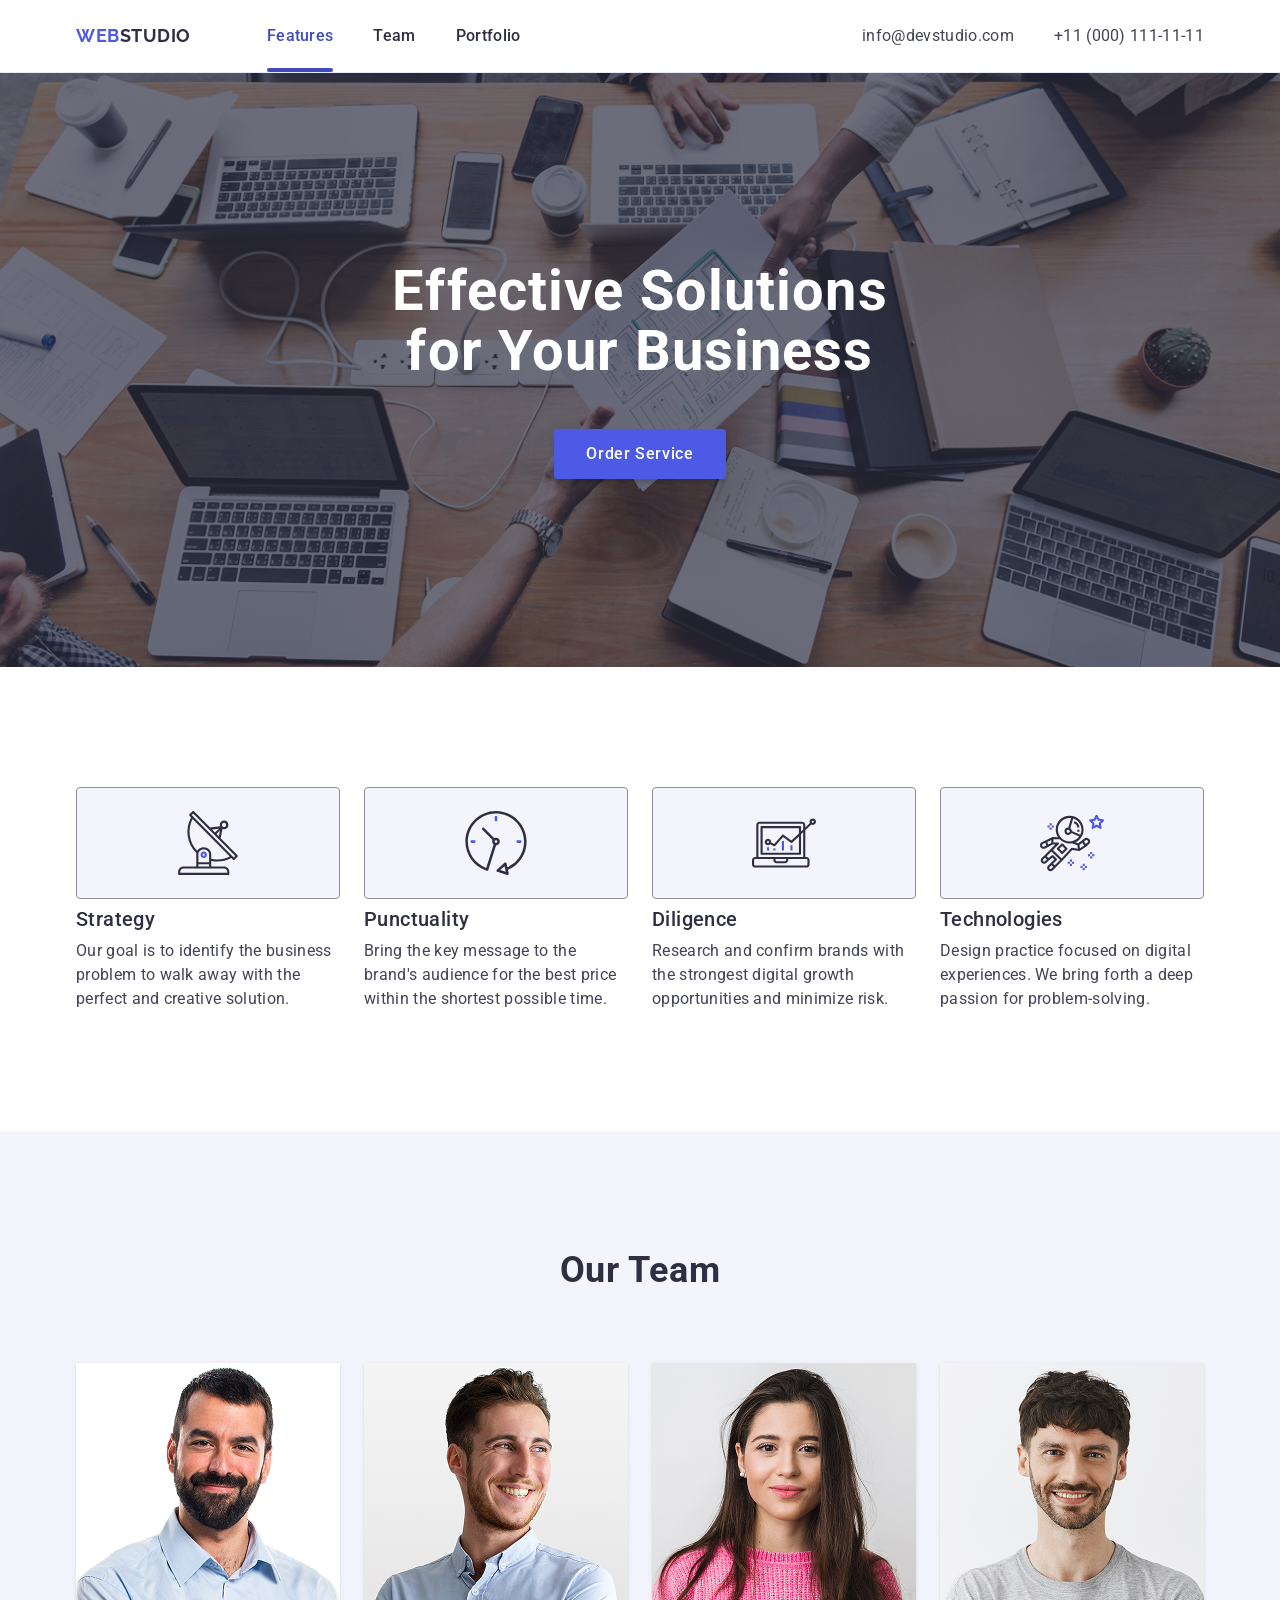
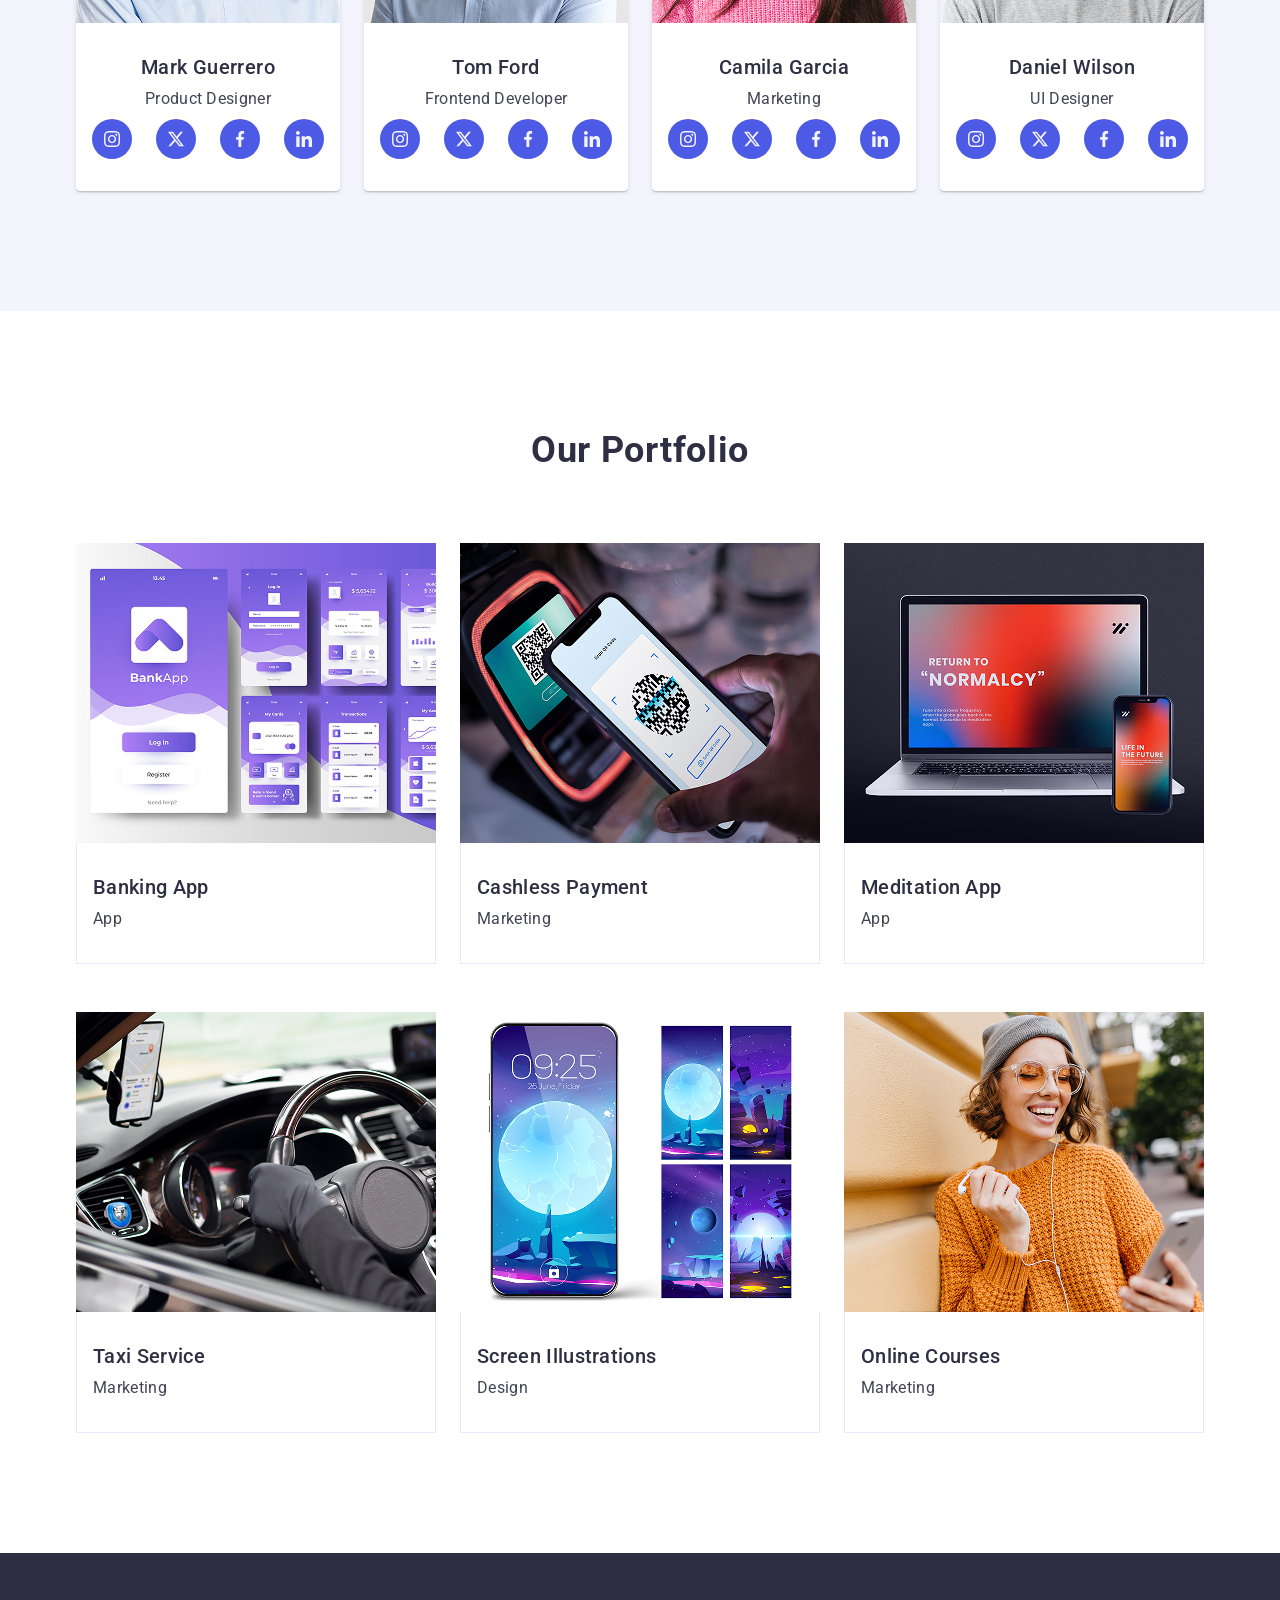
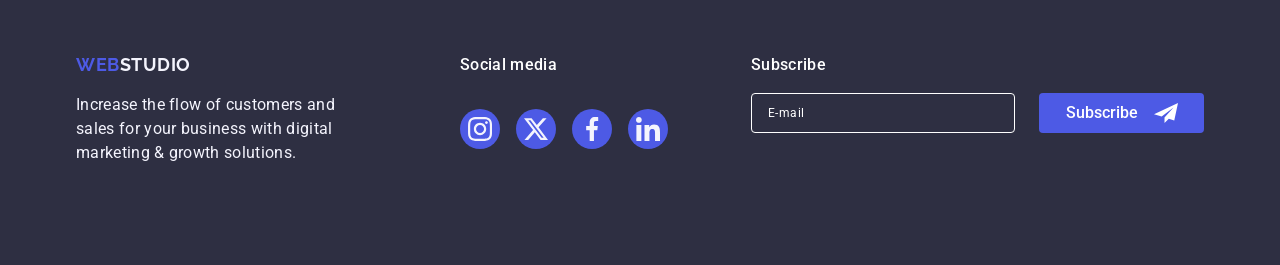
<file: index.html>
<!doctype html>
<html lang="en">
  <head>
    <meta charset="UTF-8" />
    <meta name="viewport" content="width=device-width, initial-scale=1.0" />
    <title>WebStudio</title>
    <!-- Normalize styles -->
    <link
      rel="stylesheet"
      href="https://cdnjs.cloudflare.com/ajax/libs/modern-normalize/3.0.1/modern-normalize.min.css"
      integrity="sha512-q6WgHqiHlKyOqslT/lgBgodhd03Wp4BEqKeW6nNtlOY4quzyG3VoQKFrieaCeSnuVseNKRGpGeDU3qPmabCANg=="
      crossorigin="anonymous"
      referrerpolicy="no-referrer"
    />
    <!-- Fonts -->
    <link rel="preconnect" href="https://fonts.googleapis.com" />
    <link rel="preconnect" href="https://fonts.gstatic.com" crossorigin />
    <link
      href="https://fonts.googleapis.com/css2?family=Raleway:ital,wght@0,100..900;1,100..900&family=Roboto:ital,wght@0,100..900;1,100..900&display=swap"
      rel="stylesheet"
    />
    <!-- Custom styles -->
    <link rel="stylesheet" href="./css/main.css" />
  </head>
  <body>
    <header class="header" id="header">
      <div class="container header-container">
        <a class="logo" href="./index.html"
          ><span class="accent">Web</span>Studio</a
        >
        <nav class="main-nav">
          <ul class="main-nav-list">
            <li class="main-nav-item">
              <a class="main-nav-link current" href="#features">Features</a>
            </li>
            <li class="main-nav-item">
              <a class="main-nav-link" href="#team">Team</a>
            </li>
            <li class="main-nav-item">
              <a class="main-nav-link" href="#portfolio">Portfolio</a>
            </li>
          </ul>
        </nav>
        <address class="contacts">
          <ul class="contacts-list">
            <li class="contacts-item">
              <a class="contacts-link" href="mailto:info@devstudio.com"
                >info@devstudio.com</a
              >
            </li>
            <li class="contacts-item">
              <a class="contacts-link" href="tel:+110001111111"
                >+11 (000) 111-11-11</a
              >
            </li>
          </ul>
        </address>
        <button class="menu-open-btn" type="button" aria-label="Open menu">
          <svg class="menu-open-icon" width="24" height="24">
            <use href="./images/icons.svg#burger"></use>
          </svg>
        </button>
      </div>
    </header>
    <main>
      <section class="hero section" id="hero">
        <div class="container">
          <div class="hero-wrapper">
            <h1 class="hero-title">Effective Solutions for Your Business</h1>
            <button class="btn btn-filled" type="button">Order Service</button>
          </div>
        </div>
      </section>
      <section class="features section" id="features">
        <div class="container">
          <h2 class="sr-only">Our features</h2>
          <ul class="features-list">
            <li class="features-item">
              <div class="features-wrapper">
                <svg class="features-icon" width="64" height="64">
                  <use href="./images/icons.svg#antena"></use>
                </svg>
              </div>
              <h3 class="features-subtitle">Strategy</h3>
              <p class="features-desc">
                Our goal is to identify the business problem to walk away with
                the perfect and creative solution.
              </p>
            </li>
            <li class="features-item">
              <div class="features-wrapper">
                <svg class="features-icon" width="64" height="64">
                  <use href="./images/icons.svg#clock"></use>
                </svg>
              </div>
              <h3 class="features-subtitle">Punctuality</h3>
              <p class="features-desc">
                Bring the key message to the brand's audience for the best price
                within the shortest possible time.
              </p>
            </li>
            <li class="features-item">
              <div class="features-wrapper">
                <svg class="features-icon" width="64" height="64">
                  <use href="./images/icons.svg#diagram"></use>
                </svg>
              </div>
              <h3 class="features-subtitle">Diligence</h3>
              <p class="features-desc">
                Research and confirm brands with the strongest digital growth
                opportunities and minimize risk.
              </p>
            </li>
            <li class="features-item">
              <div class="features-wrapper">
                <svg class="features-icon" width="64" height="64">
                  <use href="./images/icons.svg#astronaut"></use>
                </svg>
              </div>
              <h3 class="features-subtitle">Technologies</h3>
              <p class="features-desc">
                Design practice focused on digital experiences. We bring forth a
                deep passion for problem-solving.
              </p>
            </li>
          </ul>
        </div>
      </section>
      <section class="team section" id="team">
        <div class="container">
          <h2 class="team-title section-title">Our Team</h2>
          <ul class="team-list">
            <li class="team-item">
              <img
                class="team-ill"
                src="./images/team-1.jpg"
                srcset="./images/team-1.jpg 1x, ./images/team-1@2x.jpg 2x"
                alt="Mark Guerrero"
                width="264"
              />
              <div class="team-content">
                <h3 class="team-name">Mark Guerrero</h3>
                <p class="team-caption">Product Designer</p>
                <ul class="socials-list">
                  <li class="socials-item">
                    <a
                      class="socials-link team-socials-link"
                      href="https://instagram.com"
                      target="_blank"
                      rel="noopener noreferrer"
                    >
                      <svg class="socials-icon" width="16" height="16">
                        <use href="./images/icons.svg#instagram"></use>
                      </svg>
                    </a>
                  </li>
                  <li class="socials-item">
                    <a
                      class="socials-link team-socials-link"
                      href="https://x.com"
                      target="_blank"
                      rel="noopener noreferrer"
                    >
                      <svg class="socials-icon" width="16" height="16">
                        <use href="./images/icons.svg#twitter"></use>
                      </svg>
                    </a>
                  </li>
                  <li class="socials-item">
                    <a
                      class="socials-link team-socials-link"
                      href="https://facebook.com"
                      target="_blank"
                      rel="noopener noreferrer"
                    >
                      <svg class="socials-icon" width="16" height="16">
                        <use href="./images/icons.svg#facebook"></use>
                      </svg>
                    </a>
                  </li>
                  <li class="socials-item">
                    <a
                      class="socials-link team-socials-link"
                      href="https://linkedin.com"
                      target="_blank"
                      rel="noopener noreferrer"
                    >
                      <svg class="socials-icon" width="16" height="16">
                        <use href="./images/icons.svg#linkedin"></use>
                      </svg>
                    </a>
                  </li>
                </ul>
              </div>
            </li>
            <li class="team-item">
              <img
                class="team-ill"
                src="./images/team-2.jpg"
                srcset="./images/team-2.jpg 1x, ./images/team-2@2x.jpg 2x"
                alt="Tom Ford"
                width="264"
              />
              <div class="team-content">
                <h3 class="team-name">Tom Ford</h3>
                <p class="team-caption">Frontend Developer</p>
                <ul class="socials-list">
                  <li class="socials-item">
                    <a
                      class="socials-link team-socials-link"
                      href="https://instagram.com"
                      target="_blank"
                      rel="noopener noreferrer"
                    >
                      <svg class="socials-icon" width="16" height="16">
                        <use href="./images/icons.svg#instagram"></use>
                      </svg>
                    </a>
                  </li>
                  <li class="socials-item">
                    <a
                      class="socials-link team-socials-link"
                      href="https://x.com"
                      target="_blank"
                      rel="noopener noreferrer"
                    >
                      <svg class="socials-icon" width="16" height="16">
                        <use href="./images/icons.svg#twitter"></use>
                      </svg>
                    </a>
                  </li>
                  <li class="socials-item">
                    <a
                      class="socials-link team-socials-link"
                      href="https://facebook.com"
                      target="_blank"
                      rel="noopener noreferrer"
                    >
                      <svg class="socials-icon" width="16" height="16">
                        <use href="./images/icons.svg#facebook"></use>
                      </svg>
                    </a>
                  </li>
                  <li class="socials-item">
                    <a
                      class="socials-link team-socials-link"
                      href="https://linkedin.com"
                      target="_blank"
                      rel="noopener noreferrer"
                    >
                      <svg class="socials-icon" width="16" height="16">
                        <use href="./images/icons.svg#linkedin"></use>
                      </svg>
                    </a>
                  </li>
                </ul>
              </div>
            </li>
            <li class="team-item">
              <img
                class="team-ill"
                src="./images/team-3.jpg"
                srcset="./images/team-3.jpg 1x, ./images/team-3@2x.jpg 2x"
                alt="Camila Garcia"
                width="264"
              />
              <div class="team-content">
                <h3 class="team-name">Camila Garcia</h3>
                <p class="team-caption">Marketing</p>
                <ul class="socials-list">
                  <li class="socials-item">
                    <a
                      class="socials-link team-socials-link"
                      href="https://instagram.com"
                      target="_blank"
                      rel="noopener noreferrer"
                    >
                      <svg class="socials-icon" width="16" height="16">
                        <use href="./images/icons.svg#instagram"></use>
                      </svg>
                    </a>
                  </li>
                  <li class="socials-item">
                    <a
                      class="socials-link team-socials-link"
                      href="https://x.com"
                      target="_blank"
                      rel="noopener noreferrer"
                    >
                      <svg class="socials-icon" width="16" height="16">
                        <use href="./images/icons.svg#twitter"></use>
                      </svg>
                    </a>
                  </li>
                  <li class="socials-item">
                    <a
                      class="socials-link team-socials-link"
                      href="https://facebook.com"
                      target="_blank"
                      rel="noopener noreferrer"
                    >
                      <svg class="socials-icon" width="16" height="16">
                        <use href="./images/icons.svg#facebook"></use>
                      </svg>
                    </a>
                  </li>
                  <li class="socials-item">
                    <a
                      class="socials-link team-socials-link"
                      href="https://linkedin.com"
                      target="_blank"
                      rel="noopener noreferrer"
                    >
                      <svg class="socials-icon" width="16" height="16">
                        <use href="./images/icons.svg#linkedin"></use>
                      </svg>
                    </a>
                  </li>
                </ul>
              </div>
            </li>
            <li class="team-item">
              <img
                class="team-ill"
                src="./images/team-4.jpg"
                srcset="./images/team-4.jpg 1x, ./images/team-4@2x.jpg 2x"
                alt="Daniel Wilson"
                width="264"
              />
              <div class="team-content">
                <h3 class="team-name">Daniel Wilson</h3>
                <p class="team-caption">UI Designer</p>
                <ul class="socials-list">
                  <li class="socials-item">
                    <a
                      class="socials-link team-socials-link"
                      href="https://instagram.com"
                      target="_blank"
                      rel="noopener noreferrer"
                    >
                      <svg class="socials-icon" width="16" height="16">
                        <use href="./images/icons.svg#instagram"></use>
                      </svg>
                    </a>
                  </li>
                  <li class="socials-item">
                    <a
                      class="socials-link team-socials-link"
                      href="https://x.com"
                      target="_blank"
                      rel="noopener noreferrer"
                    >
                      <svg class="socials-icon" width="16" height="16">
                        <use href="./images/icons.svg#twitter"></use>
                      </svg>
                    </a>
                  </li>
                  <li class="socials-item">
                    <a
                      class="socials-link team-socials-link"
                      href="https://facebook.com"
                      target="_blank"
                      rel="noopener noreferrer"
                    >
                      <svg class="socials-icon" width="16" height="16">
                        <use href="./images/icons.svg#facebook"></use>
                      </svg>
                    </a>
                  </li>
                  <li class="socials-item">
                    <a
                      class="socials-link team-socials-link"
                      href="https://linkedin.com"
                      target="_blank"
                      rel="noopener noreferrer"
                    >
                      <svg class="socials-icon" width="16" height="16">
                        <use href="./images/icons.svg#linkedin"></use>
                      </svg>
                    </a>
                  </li>
                </ul>
              </div>
            </li>
          </ul>
        </div>
      </section>
      <section class="portfolio section" id="portfolio">
        <div class="container">
          <h2 class="portfolio-title section-title">Our Portfolio</h2>
          <ul class="portfolio-list">
            <li class="portfolio-item">
              <div class="portfolio-cover">
                <img
                  class="portfolio-ill"
                  src="./images/portfolio-1.jpg"
                  srcset="
                    ./images/portfolio-1.jpg    1x,
                    ./images/portfolio-1@2x.jpg 2x
                  "
                  alt="Banking app interface"
                  width="360"
                  height="300"
                />
                <div class="overlay">
                  <p class="overlay-text">
                    14 Stylish and User-Friendly App Design Concepts · Task
                    Manager App · Calorie Tracker App · Exotic Fruit Ecommerce
                    App · Cloud Storage App
                  </p>
                </div>
              </div>
              <div class="portfolio-content">
                <h3 class="portfolio-caption">Banking App</h3>
                <p class="portfolio-desc">App</p>
              </div>
            </li>
            <li class="portfolio-item">
              <div class="portfolio-cover">
                <img
                  class="portfolio-ill"
                  src="./images/portfolio-2.jpg"
                  srcset="
                    ./images/portfolio-2.jpg    1x,
                    ./images/portfolio-2@2x.jpg 2x
                  "
                  alt="Contactless payment with smartphone"
                  width="360"
                  height="300"
                />
                <div class="overlay">
                  <p class="overlay-text">
                    14 Stylish and User-Friendly App Design Concepts · Task
                    Manager App · Calorie Tracker App · Exotic Fruit Ecommerce
                    App · Cloud Storage App
                  </p>
                </div>
              </div>
              <div class="portfolio-content">
                <h3 class="portfolio-caption">Cashless Payment</h3>
                <p class="portfolio-desc">Marketing</p>
              </div>
            </li>
            <li class="portfolio-item">
              <div class="portfolio-cover">
                <img
                  class="portfolio-ill"
                  src="./images/portfolio-3.jpg"
                  srcset="
                    ./images/portfolio-3.jpg    1x,
                    ./images/portfolio-3@2x.jpg 2x
                  "
                  alt="Meditation app on laptop and phone"
                  width="360"
                  height="300"
                />
                <div class="overlay">
                  <p class="overlay-text">
                    14 Stylish and User-Friendly App Design Concepts · Task
                    Manager App · Calorie Tracker App · Exotic Fruit Ecommerce
                    App · Cloud Storage App
                  </p>
                </div>
              </div>
              <div class="portfolio-content">
                <h3 class="portfolio-caption">Meditation App</h3>
                <p class="portfolio-desc">App</p>
              </div>
            </li>
            <li class="portfolio-item">
              <div class="portfolio-cover">
                <img
                  class="portfolio-ill"
                  src="./images/portfolio-4.jpg"
                  srcset="
                    ./images/portfolio-4.jpg    1x,
                    ./images/portfolio-4@2x.jpg 2x
                  "
                  alt="Phone navigation in a car"
                  width="360"
                  height="300"
                />
                <div class="overlay">
                  <p class="overlay-text">
                    14 Stylish and User-Friendly App Design Concepts · Task
                    Manager App · Calorie Tracker App · Exotic Fruit Ecommerce
                    App · Cloud Storage App
                  </p>
                </div>
              </div>
              <div class="portfolio-content">
                <h3 class="portfolio-caption">Taxi Service</h3>
                <p class="portfolio-desc">Marketing</p>
              </div>
            </li>
            <li class="portfolio-item">
              <div class="portfolio-cover">
                <img
                  class="portfolio-ill"
                  src="./images/portfolio-5.jpg"
                  srcset="
                    ./images/portfolio-5.jpg    1x,
                    ./images/portfolio-5@2x.jpg 2x
                  "
                  alt="Space-themed phone illustrations"
                  width="360"
                  height="300"
                />
                <div class="overlay">
                  <p class="overlay-text">
                    14 Stylish and User-Friendly App Design Concepts · Task
                    Manager App · Calorie Tracker App · Exotic Fruit Ecommerce
                    App · Cloud Storage App
                  </p>
                </div>
              </div>
              <div class="portfolio-content">
                <h3 class="portfolio-caption">Screen Illustrations</h3>
                <p class="portfolio-desc">Design</p>
              </div>
            </li>
            <li class="portfolio-item">
              <div class="portfolio-cover">
                <img
                  class="portfolio-ill"
                  src="./images/portfolio-6.jpg"
                  srcset="
                    ./images/portfolio-6.jpg    1x,
                    ./images/portfolio-6@2x.jpg 2x
                  "
                  alt="Woman using wireless earphones"
                  width="360"
                  height="300"
                />
                <div class="overlay">
                  <p class="overlay-text">
                    14 Stylish and User-Friendly App Design Concepts · Task
                    Manager App · Calorie Tracker App · Exotic Fruit Ecommerce
                    App · Cloud Storage App
                  </p>
                </div>
              </div>
              <div class="portfolio-content">
                <h3 class="portfolio-caption">Online Courses</h3>
                <p class="portfolio-desc">Marketing</p>
              </div>
            </li>
          </ul>
        </div>
      </section>
    </main>
    <footer class="footer" id="footer">
      <div class="container footer-container">
        <div class="footer-logo-wrapper">
          <a class="footer-logo" href="./index.html"
            ><span class="accent">Web</span>Studio</a
          >
          <p class="footer-caption">
            Increase the flow of customers and sales for your business with
            digital marketing & growth solutions.
          </p>
        </div>

        <div class="footer-wrapper">
          <p class="footer-social-title">Social media</p>
          <ul class="socials-list">
            <li class="socials-item">
              <a
                class="socials-link footer-socials-link"
                href="https://instagram.com"
                target="_blank"
                rel="noopener noreferrer"
              >
                <svg class="socials-icon" width="24" height="24">
                  <use href="./images/icons.svg#instagram"></use>
                </svg>
              </a>
            </li>
            <li class="socials-item">
              <a
                class="socials-link footer-socials-link"
                href="https://x.com"
                target="_blank"
                rel="noopener noreferrer"
              >
                <svg class="socials-icon" width="24" height="24">
                  <use href="./images/icons.svg#twitter"></use>
                </svg>
              </a>
            </li>
            <li class="socials-item">
              <a
                class="socials-link footer-socials-link"
                href="https://facebook.com"
                target="_blank"
                rel="noopener noreferrer"
              >
                <svg class="socials-icon" width="24" height="24">
                  <use href="./images/icons.svg#facebook"></use>
                </svg>
              </a>
            </li>
            <li class="socials-item">
              <a
                class="socials-link footer-socials-link"
                href="https://linkedin.com"
                target="_blank"
                rel="noopener noreferrer"
              >
                <svg class="socials-icon" width="24" height="24">
                  <use href="./images/icons.svg#linkedin"></use>
                </svg>
              </a>
            </li>
          </ul>
        </div>

        <div class="footer-subscribe-wrapper">
          <p class="footer-subscribe-title">Subscribe</p>
          <form class="subscribe-form" name="subscription">
            <label class="sr-only" for="subscribe-email">Email</label>
            <input
              class="subscribe-input"
              type="email"
              id="subscribe-email"
              name="user_email"
              placeholder="E-mail"
            />
            <button class="subscribe-btn" type="submit">
              Subscribe
              <svg class="subscribe-icon" width="24" height="24">
                <use href="./images/icons.svg#send"></use>
              </svg>
            </button>
          </form>
        </div>
      </div>
    </footer>
    <div class="backdrop" id="modal">
      <div class="modal">
        <button class="modal-close-btn" type="button" aria-label="Close modal">
          <svg class="modal-close-icon" width="8" height="8">
            <use href="./images/icons.svg#close"></use>
          </svg>
        </button>

        <p class="modal-title">Leave your contacts and we will call you back</p>

        <form class="modal-form" name="callback_form">
          <div class="modal-form-field">
            <label class="modal-form-label" for="modal-name">Name</label>
            <div class="modal-form-wrapper">
              <input
                class="modal-form-input"
                type="text"
                id="modal-name"
                name="user_name"
              />
              <svg class="modal-form-icon" width="18" height="24">
                <use href="./images/icons.svg#person"></use>
              </svg>
            </div>
          </div>

          <div class="modal-form-field">
            <label class="modal-form-label" for="modal-phone">Phone</label>
            <div class="modal-form-wrapper">
              <input
                class="modal-form-input"
                type="tel"
                id="modal-phone"
                name="user_phone"
              />
              <svg class="modal-form-icon" width="18" height="24">
                <use href="./images/icons.svg#phone"></use>
              </svg>
            </div>
          </div>

          <div class="modal-form-field">
            <label class="modal-form-label" for="modal-email">Email</label>
            <div class="modal-form-wrapper">
              <input
                class="modal-form-input"
                type="email"
                id="modal-email"
                name="user_email"
              />
              <svg class="modal-form-icon" width="18" height="24">
                <use href="./images/icons.svg#email"></use>
              </svg>
            </div>
          </div>

          <div class="modal-form-field modal-form-field-comment">
            <label class="modal-form-label" for="modal-comment">Comment</label>
            <textarea
              class="modal-form-comment"
              id="modal-comment"
              name="user_comment"
              placeholder="Text input"
            ></textarea>
          </div>

          <div class="modal-form-checkbox-field">
            <input
              class="checkbox sr-only"
              type="checkbox"
              name="user_policy"
              id="user_policy"
            />
            <label class="checkbox-label" for="user_policy">
              <span class="custom-checkbox">
                <svg class="checkbox-icon" width="10" height="8">
                  <use href="./images/icons.svg#check-mark"></use>
                </svg>
              </span>
              <span>
                I accept the terms and conditions of the
                <a
                  class="modal-form-link"
                  href="#"
                  target="_blank"
                  rel="noopener noreferrer"
                  >Privacy Policy</a
                >
              </span>
            </label>
          </div>

          <button class="modal-submit-btn btn btn-filled" type="submit">
            Send
          </button>
        </form>
      </div>
    </div>
    <div class="mobile-menu" id="mobile-menu">
      <div class="mobile-menu-container">
        <button class="menu-close-btn" type="button" aria-label="Close menu">
          <svg class="menu-close-icon" width="8" height="8">
            <use href="./images/icons.svg#close"></use>
          </svg>
        </button>

        <nav class="mobile-nav">
          <ul class="mobile-nav-list">
            <li class="mobile-nav-item">
              <a class="mobile-nav-link current" href="#features">Features</a>
            </li>
            <li class="mobile-nav-item">
              <a class="mobile-nav-link" href="#team">Team</a>
            </li>
            <li class="mobile-nav-item">
              <a class="mobile-nav-link" href="#portfolio">Portfolio</a>
            </li>
          </ul>
        </nav>

        <address class="mobile-contacts">
          <ul class="mobile-contacts-list">
            <li class="mobile-contacts-item">
              <a class="mobile-contacts-link" href="tel:+110001111111"
                >+11 (000) 111-11-11</a
              >
            </li>
            <li class="mobile-contacts-item">
              <a class="mobile-contacts-link" href="mailto:info@devstudio.com"
                >info@devstudio.com</a
              >
            </li>
          </ul>
        </address>

        <ul class="mobile-socials-list">
          <li class="socials-item">
            <a
              class="socials-link"
              href="https://instagram.com"
              target="_blank"
              rel="noopener noreferrer"
            >
              <svg class="socials-icon" width="24" height="24">
                <use href="./images/icons.svg#instagram"></use>
              </svg>
            </a>
          </li>
          <li class="socials-item">
            <a
              class="socials-link"
              href="https://x.com"
              target="_blank"
              rel="noopener noreferrer"
            >
              <svg class="socials-icon" width="24" height="24">
                <use href="./images/icons.svg#twitter"></use>
              </svg>
            </a>
          </li>
          <li class="socials-item">
            <a
              class="socials-link"
              href="https://facebook.com"
              target="_blank"
              rel="noopener noreferrer"
            >
              <svg class="socials-icon" width="24" height="24">
                <use href="./images/icons.svg#facebook"></use>
              </svg>
            </a>
          </li>
          <li class="socials-item">
            <a
              class="socials-link"
              href="https://linkedin.com"
              target="_blank"
              rel="noopener noreferrer"
            >
              <svg class="socials-icon" width="24" height="24">
                <use href="./images/icons.svg#linkedin"></use>
              </svg>
            </a>
          </li>
        </ul>
      </div>
    </div>
  </body>
</html>
</file>
<file: css/main.css>
@import url('./common.css');

@import url('./header.css');
@import url('./hero.css');
@import url('./features.css');
@import url('./team.css');
@import url('./portfolio.css');
@import url('./footer.css');
@import url('./modal.css');
@import url('./mobile-menu.css');
</file>
